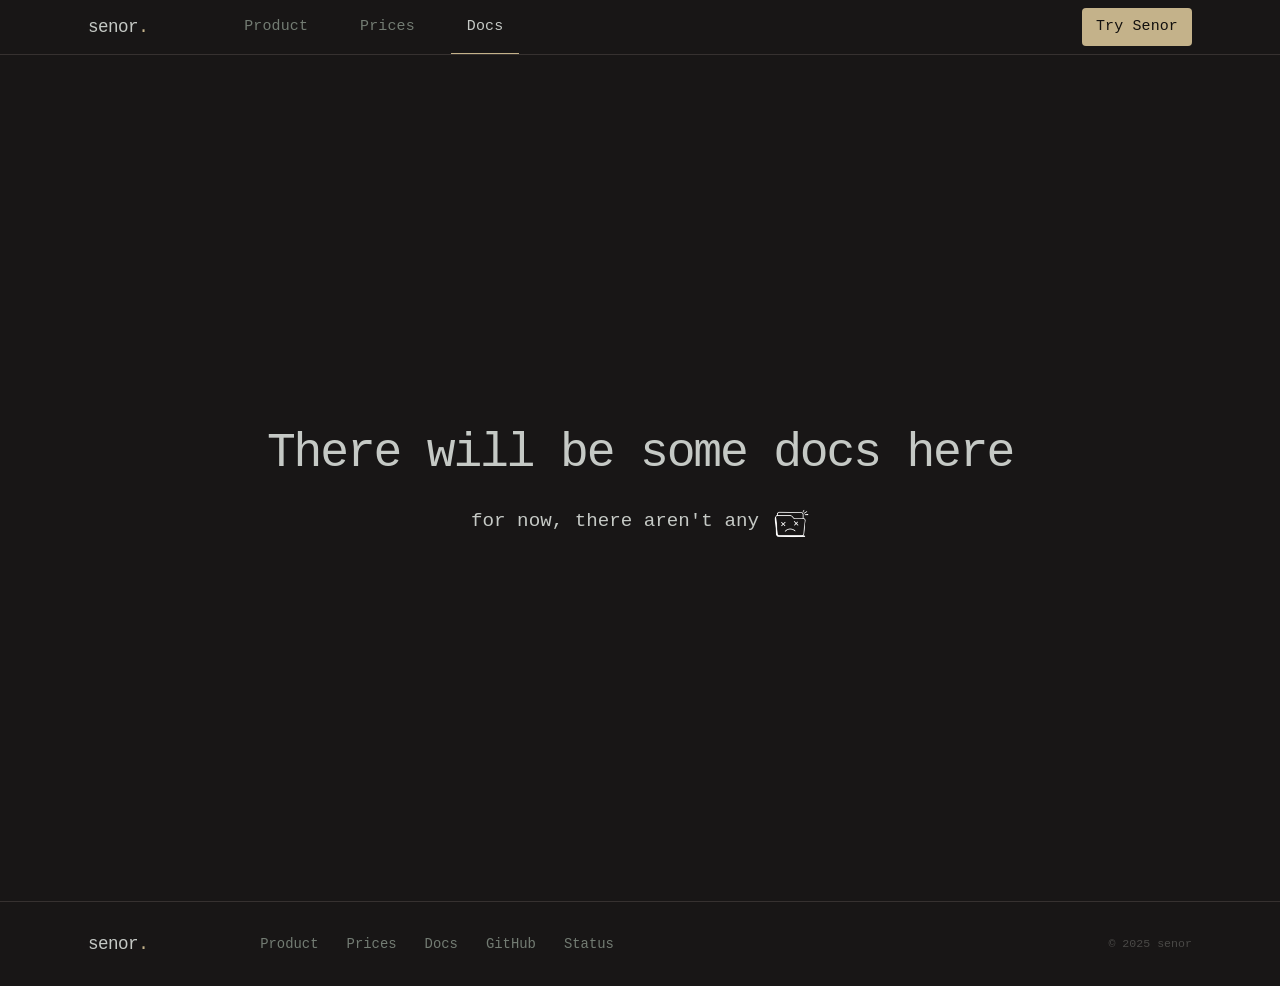
<file: docs.html>
<!DOCTYPE html>
<html lang="en">
<head>
    <meta charset="UTF-8">
    <meta name="viewport" content="width=device-width, initial-scale=1.0">
    <title>senor - Docs</title>
    <link rel="stylesheet" href="style.css">
    <link rel="apple-touch-icon" sizes="180x180" href="images/icons/apple-touch-icon.png">
    <link rel="icon" type="image/png" sizes="32x32" href="images/icons/favicon-32x32.png">
    <link rel="icon" type="image/png" sizes="16x16" href="images/icons/favicon-16x16.png">
    <link rel="manifest" href="images/icons/site.webmanifest">
</head>
<body>
    <!-- ── HEADER ─────────────────────────────────────── -->
    <header class="header">
    <div class="header-inner">
        <span class="logo">senor<span class="logo-dot">.</span></span>
        <nav>
        <a href="index.html" class="nl">Product</a>
        <a href="prices.html" class="nl">Prices</a>
        <a href="docs.html" class="nl on">Docs</a> 
        </nav>
        <button class="btn-try">Try Senor</button>
    </div>
    </header>

    <!-- ── HERO ─────────────────────────────────────── -->
     <section class="docs-hero">
        <h1>There will be some docs here</h1>
        <div class="docs-hero-description">
            <p>for now, there aren't any</p>
            <img src="images/empty-folder.png" alt="типа пустая папка">
        </div>
     </section>
    

    <!-- ── FOOTER ─────────────────────────────────────── -->
    <footer>
    <div class="footer-inner">
        <span class="logo">senor<span class="logo-dot">.</span></span>
        <div class="footer-links">
        <a href="index.html">Product</a>
        <a href="prices.html">Prices</a>
        <a href="docs.html">Docs</a>
        <a href="https://github.com/MuhammadTak">GitHub</a>
        <a href="">Status</a>
        </div>
        <p class="footer-cr">© 2025 senor</p>
    </div>
    </footer>
</body>
</html>
</file>
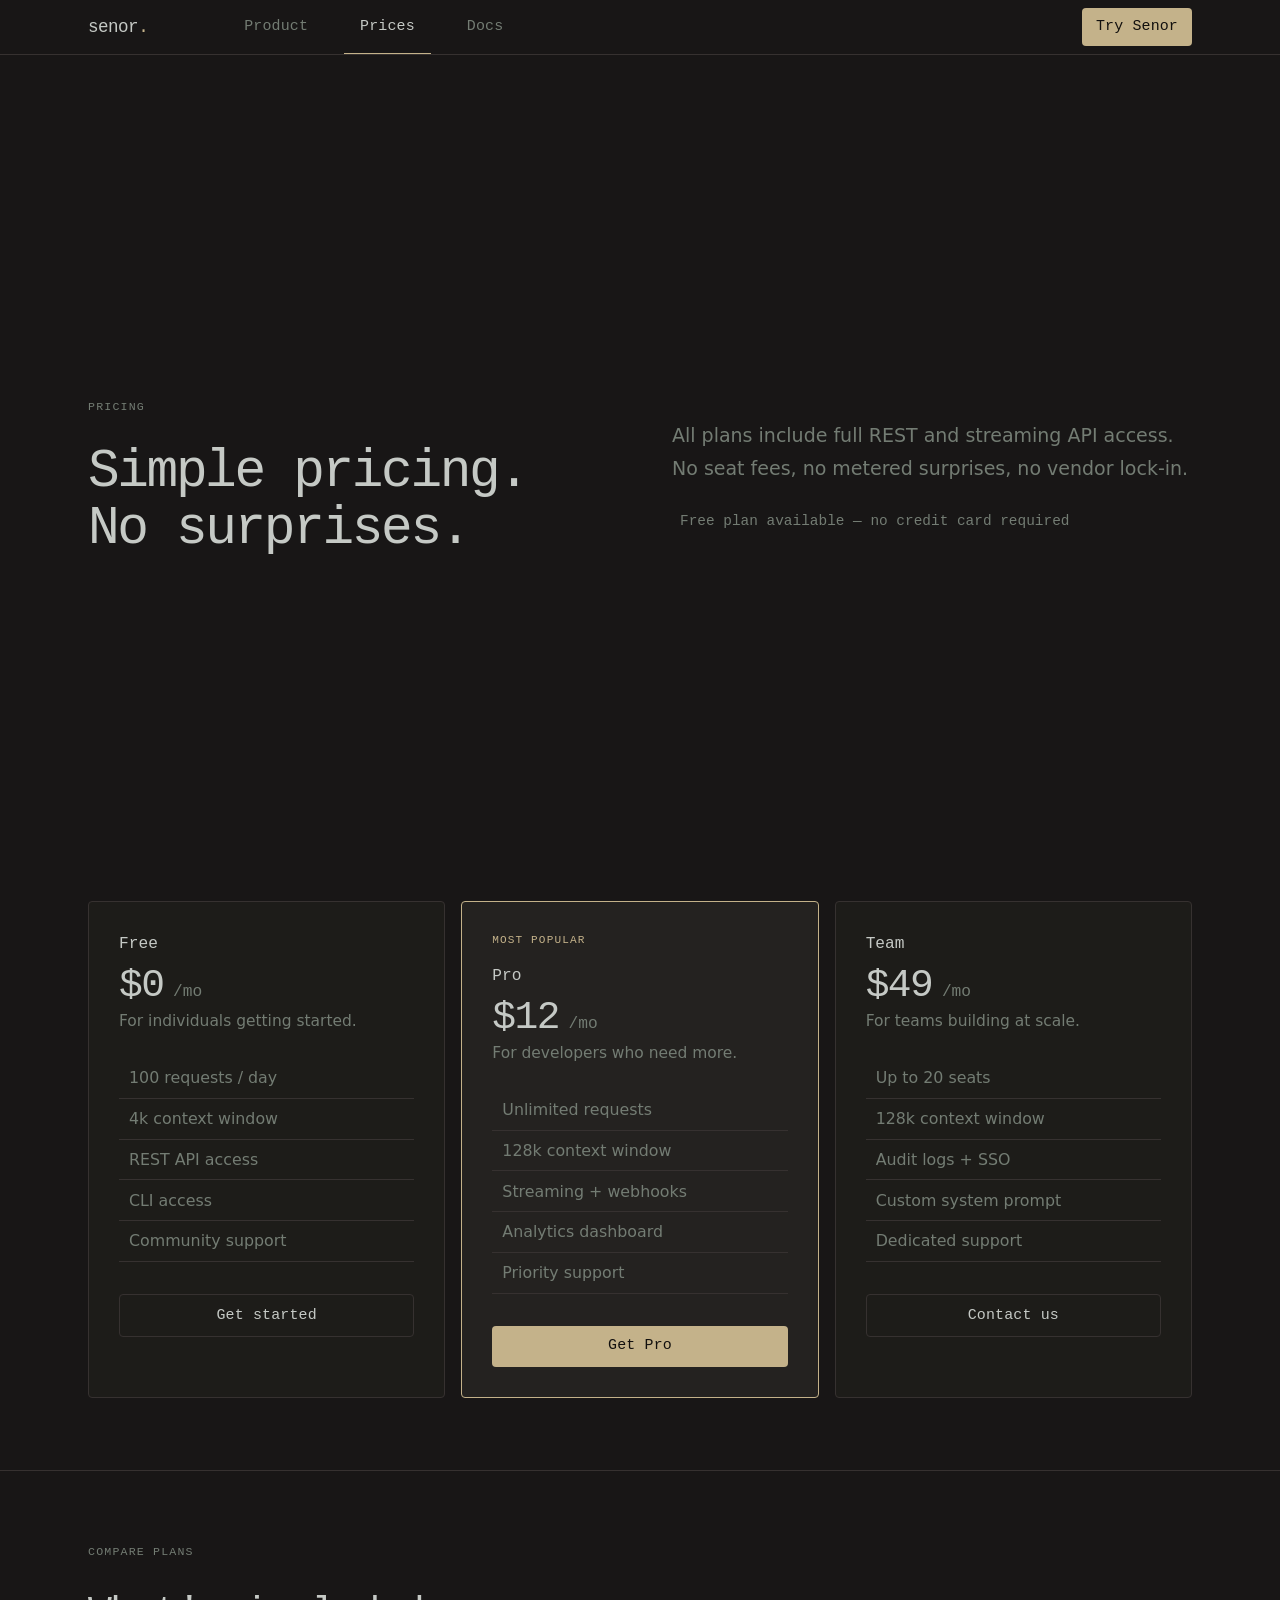
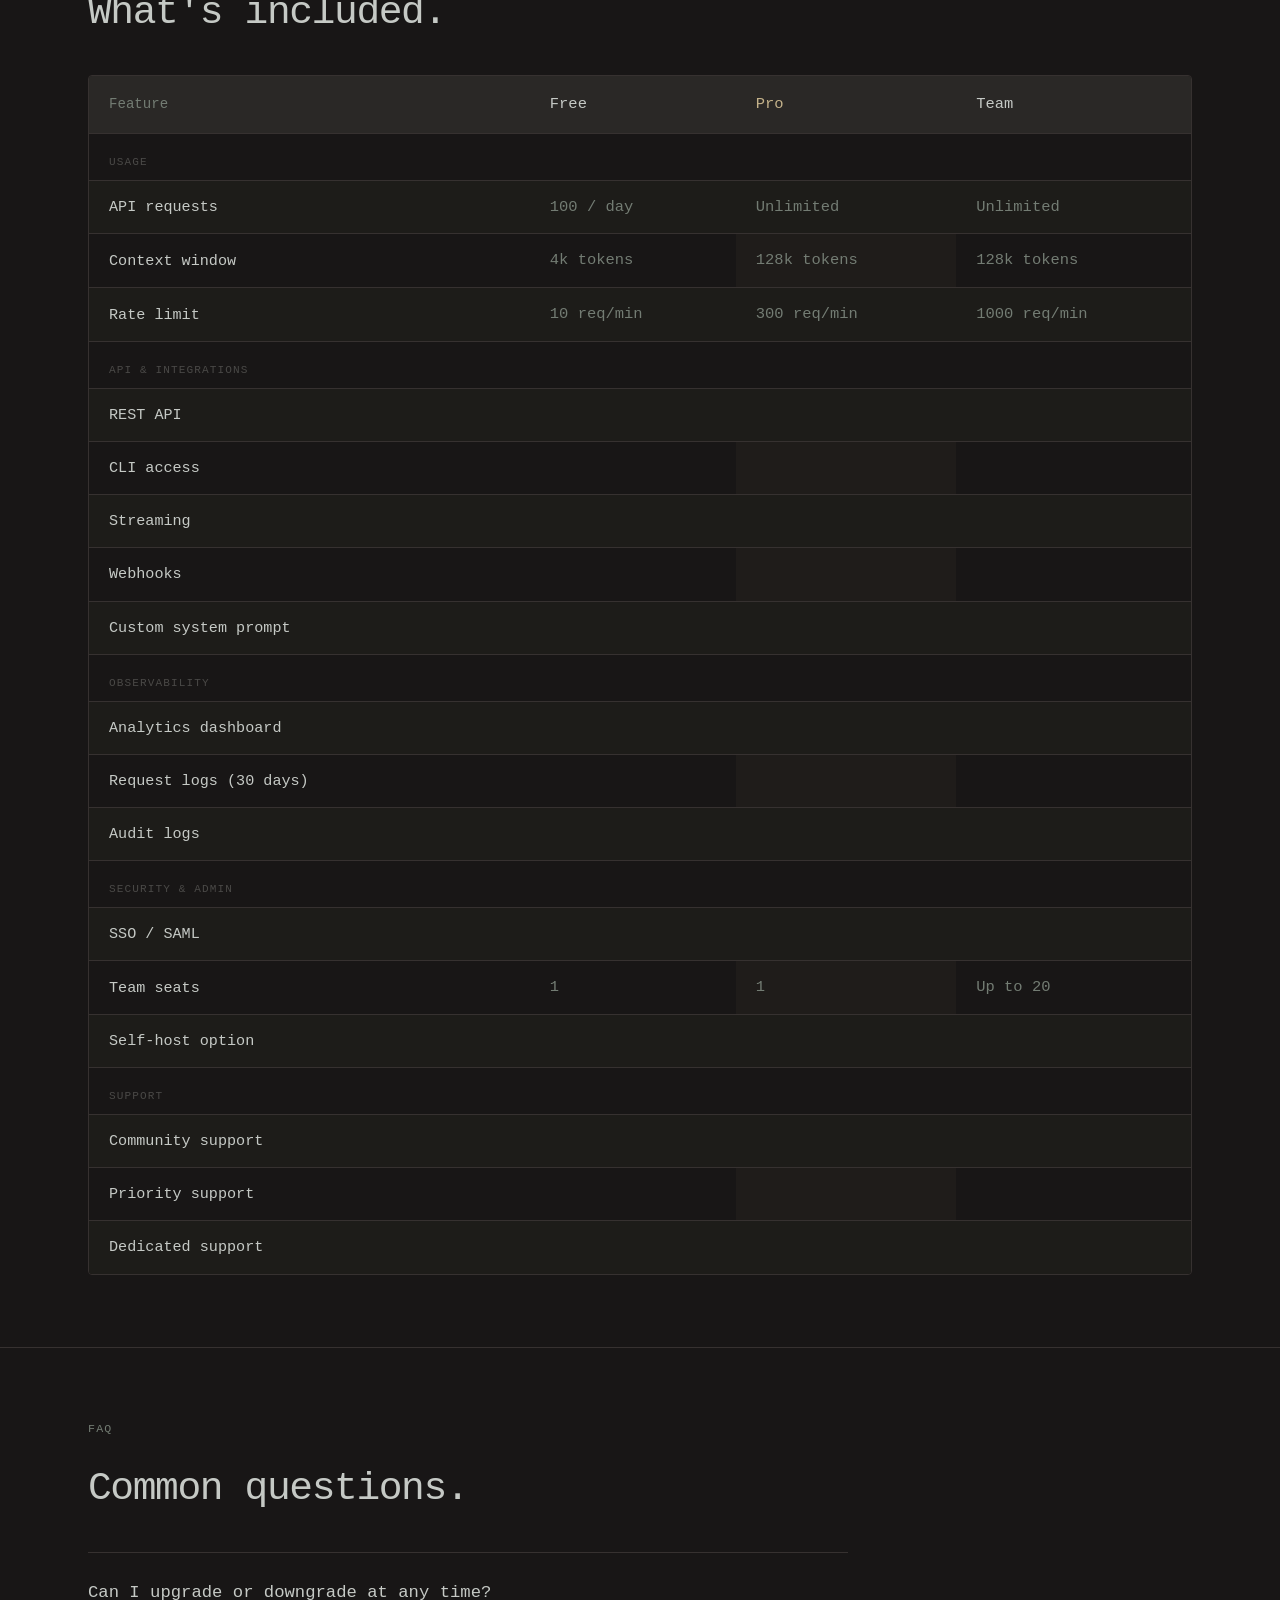
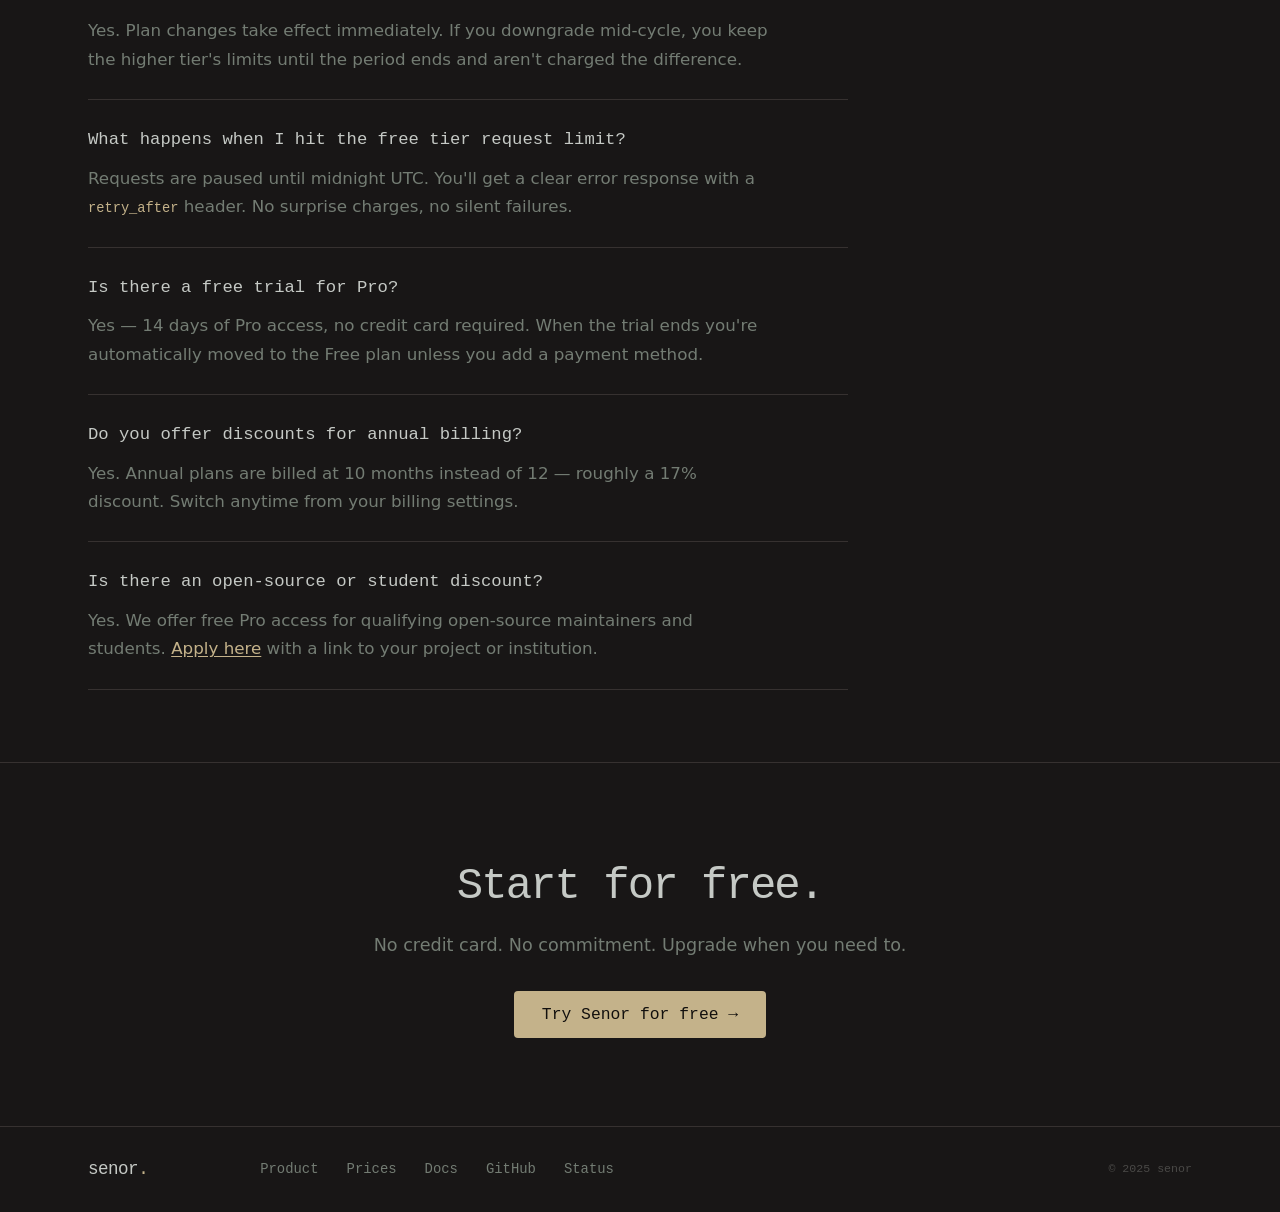
<file: prices.html>
<!DOCTYPE html>
<html lang="en">
<head>
    <meta charset="UTF-8">
    <meta name="viewport" content="width=device-width, initial-scale=1.0">
    <title>senor — Prices</title>
    <link rel="stylesheet" href="style.css">
    <link rel="apple-touch-icon" sizes="180x180" href="images/icons/apple-touch-icon.png">
    <link rel="icon" type="image/png" sizes="32x32" href="images/icons/favicon-32x32.png">
    <link rel="icon" type="image/png" sizes="16x16" href="images/icons/favicon-16x16.png">
    <link rel="manifest" href="images/icons/site.webmanifest">
</head>
<body>
    <!-- ── HEADER ─────────────────────────────────────── -->
    <header class="header">
    <div class="header-inner">
        <span class="logo">senor<span class="logo-dot">.</span></span>
        <nav>
        <a href="index.html" class="nl">Product</a>
        <a href="prices.html"  class="nl on">Prices</a>
        <a href="docs.html" class="nl">Docs</a>
        </nav>
        <button class="btn-try">Try Senor</button>
    </div>
    </header>

    <main>

    <!-- ── PAGE HERO ──────────────────────────────────── -->
    <div class="prices-hero">
    <div>
        <p class="sec-eye">pricing</p>
        <h1>Simple pricing.<br>No surprises.</h1>
    </div>
    <div class="prices-hero-right">
        <p class="prices-hero-desc">All plans include full REST and streaming API access. No seat fees, no metered surprises, no vendor lock-in.</p>
        <p class="prices-hero-note"><i class="ti ti-circle-check"></i> Free plan available — no credit card required</p>
    </div>
    </div>

    <!-- ── PRICING CARDS ──────────────────────────────── -->
    <div class="section" style="padding-top:0">
    <div class="pricing-grid">

        <div class="plan">
        <p class="plan-name">Free</p>
        <p class="plan-price">$0<span> /mo</span></p>
        <p class="plan-tagline">For individuals getting started.</p>
        <ul class="plan-list">
            <li><i class="ti ti-minus"></i>100 requests / day</li>
            <li><i class="ti ti-minus"></i>4k context window</li>
            <li><i class="ti ti-minus"></i>REST API access</li>
            <li><i class="ti ti-minus"></i>CLI access</li>
            <li><i class="ti ti-minus"></i>Community support</li>
        </ul>
        <button class="btn-plan btn-line">Get started</button>
        </div>

        <div class="plan plan-featured">
        <p class="plan-badge">Most popular</p>
        <p class="plan-name">Pro</p>
        <p class="plan-price">$12<span> /mo</span></p>
        <p class="plan-tagline">For developers who need more.</p>
        <ul class="plan-list">
            <li><i class="ti ti-minus"></i>Unlimited requests</li>
            <li><i class="ti ti-minus"></i>128k context window</li>
            <li><i class="ti ti-minus"></i>Streaming + webhooks</li>
            <li><i class="ti ti-minus"></i>Analytics dashboard</li>
            <li><i class="ti ti-minus"></i>Priority support</li>
        </ul>
        <button class="btn-plan btn-fill">Get Pro</button>
        </div>

        <div class="plan">
        <p class="plan-name">Team</p>
        <p class="plan-price">$49<span> /mo</span></p>
        <p class="plan-tagline">For teams building at scale.</p>
        <ul class="plan-list">
            <li><i class="ti ti-minus"></i>Up to 20 seats</li>
            <li><i class="ti ti-minus"></i>128k context window</li>
            <li><i class="ti ti-minus"></i>Audit logs + SSO</li>
            <li><i class="ti ti-minus"></i>Custom system prompt</li>
            <li><i class="ti ti-minus"></i>Dedicated support</li>
        </ul>
        <button class="btn-plan btn-line">Contact us</button>
        </div>

    </div>
    </div>

    <!-- ── COMPARISON TABLE ────────────────────────────── -->
    <hr class="divider">
    <div class="section">
    <p class="sec-eye">compare plans</p>
    <h2 class="sec-title">What's included.</h2>
    <div class="comp-wrap">
        <table class="comp-table">
        <thead>
            <tr>
            <th style="width:40%">Feature</th>
            <th>Free</th>
            <th class="col-feat">Pro</th>
            <th>Team</th>
            </tr>
        </thead>
        <tbody>
            <tr class="cat-row"><td colspan="4">Usage</td></tr>
            <tr>
            <td>API requests</td>
            <td>100 / day</td>
            <td class="col-feat tval">Unlimited</td>
            <td class="tval">Unlimited</td>
            </tr>
            <tr>
            <td>Context window</td>
            <td>4k tokens</td>
            <td class="col-feat tval">128k tokens</td>
            <td class="tval">128k tokens</td>
            </tr>
            <tr>
            <td>Rate limit</td>
            <td>10 req/min</td>
            <td class="col-feat tval">300 req/min</td>
            <td class="tval">1000 req/min</td>
            </tr>

            <tr class="cat-row"><td colspan="4">API & integrations</td></tr>
            <tr>
            <td>REST API</td>
            <td><i class="ti ti-check check"></i></td>
            <td class="col-feat"><i class="ti ti-check check"></i></td>
            <td><i class="ti ti-check check"></i></td>
            </tr>
            <tr>
            <td>CLI access</td>
            <td><i class="ti ti-check check"></i></td>
            <td class="col-feat"><i class="ti ti-check check"></i></td>
            <td><i class="ti ti-check check"></i></td>
            </tr>
            <tr>
            <td>Streaming</td>
            <td><i class="ti ti-minus cross"></i></td>
            <td class="col-feat"><i class="ti ti-check check"></i></td>
            <td><i class="ti ti-check check"></i></td>
            </tr>
            <tr>
            <td>Webhooks</td>
            <td><i class="ti ti-minus cross"></i></td>
            <td class="col-feat"><i class="ti ti-check check"></i></td>
            <td><i class="ti ti-check check"></i></td>
            </tr>
            <tr>
            <td>Custom system prompt</td>
            <td><i class="ti ti-minus cross"></i></td>
            <td class="col-feat"><i class="ti ti-check check"></i></td>
            <td><i class="ti ti-check check"></i></td>
            </tr>

            <tr class="cat-row"><td colspan="4">Observability</td></tr>
            <tr>
            <td>Analytics dashboard</td>
            <td><i class="ti ti-minus cross"></i></td>
            <td class="col-feat"><i class="ti ti-check check"></i></td>
            <td><i class="ti ti-check check"></i></td>
            </tr>
            <tr>
            <td>Request logs (30 days)</td>
            <td><i class="ti ti-minus cross"></i></td>
            <td class="col-feat"><i class="ti ti-check check"></i></td>
            <td><i class="ti ti-check check"></i></td>
            </tr>
            <tr>
            <td>Audit logs</td>
            <td><i class="ti ti-minus cross"></i></td>
            <td class="col-feat"><i class="ti ti-minus cross"></i></td>
            <td><i class="ti ti-check check"></i></td>
            </tr>

            <tr class="cat-row"><td colspan="4">Security & admin</td></tr>
            <tr>
            <td>SSO / SAML</td>
            <td><i class="ti ti-minus cross"></i></td>
            <td class="col-feat"><i class="ti ti-minus cross"></i></td>
            <td><i class="ti ti-check check"></i></td>
            </tr>
            <tr>
            <td>Team seats</td>
            <td>1</td>
            <td class="col-feat">1</td>
            <td class="tval">Up to 20</td>
            </tr>
            <tr>
            <td>Self-host option</td>
            <td><i class="ti ti-minus cross"></i></td>
            <td class="col-feat"><i class="ti ti-minus cross"></i></td>
            <td><i class="ti ti-check check"></i></td>
            </tr>

            <tr class="cat-row"><td colspan="4">Support</td></tr>
            <tr>
            <td>Community support</td>
            <td><i class="ti ti-check check"></i></td>
            <td class="col-feat"><i class="ti ti-check check"></i></td>
            <td><i class="ti ti-check check"></i></td>
            </tr>
            <tr>
            <td>Priority support</td>
            <td><i class="ti ti-minus cross"></i></td>
            <td class="col-feat"><i class="ti ti-check check"></i></td>
            <td><i class="ti ti-check check"></i></td>
            </tr>
            <tr>
            <td>Dedicated support</td>
            <td><i class="ti ti-minus cross"></i></td>
            <td class="col-feat"><i class="ti ti-minus cross"></i></td>
            <td><i class="ti ti-check check"></i></td>
            </tr>
        </tbody>
        </table>
    </div>
    </div>

    <!-- ── FAQ ────────────────────────────────────────── -->
    <hr class="divider">
    <div class="section">
    <p class="sec-eye">faq</p>
    <h2 class="sec-title">Common questions.</h2>
    <div class="faq-list">
        <div class="faq-item">
        <p class="faq-q">Can I upgrade or downgrade at any time?</p>
        <p class="faq-a">Yes. Plan changes take effect immediately. If you downgrade mid-cycle, you keep the higher tier's limits until the period ends and aren't charged the difference.</p>
        </div>
        <div class="faq-item">
        <p class="faq-q">What happens when I hit the free tier request limit?</p>
        <p class="faq-a">Requests are paused until midnight UTC. You'll get a clear error response with a <code style="font-family:var(--mono);font-size:0.82em;color:var(--accent)">retry_after</code> header. No surprise charges, no silent failures.</p>
        </div>
        <div class="faq-item">
        <p class="faq-q">Is there a free trial for Pro?</p>
        <p class="faq-a">Yes — 14 days of Pro access, no credit card required. When the trial ends you're automatically moved to the Free plan unless you add a payment method.</p>
        </div>
        <div class="faq-item">
        <p class="faq-q">Do you offer discounts for annual billing?</p>
        <p class="faq-a">Yes. Annual plans are billed at 10 months instead of 12 — roughly a 17% discount. Switch anytime from your billing settings.</p>
        </div>
        <div class="faq-item">
        <p class="faq-q">Is there an open-source or student discount?</p>
        <p class="faq-a">Yes. We offer free Pro access for qualifying open-source maintainers and students. <a href="#">Apply here</a> with a link to your project or institution.</p>
        </div>
    </div>
    </div>

    <!-- ── BOTTOM CTA ─────────────────────────────────── -->
    <hr class="divider">
    <div class="cta-wrap">
    <h2 class="cta-title">Start for free.</h2>
    <p class="cta-sub">No credit card. No commitment. Upgrade when you need to.</p>
    <button class="btn-cta-lg">Try Senor for free →</button>
    </div>

    </main>

    <!-- ── FOOTER ─────────────────────────────────────── -->
    <footer>
    <div class="footer-inner">
        <span class="logo">senor<span class="logo-dot">.</span></span>
        <div class="footer-links">
        <a href="index.html">Product</a>
        <a href="prices.html">Prices</a>
        <a href="docs.html">Docs</a>
        <a href="https://github.com/MuhammadTak">GitHub</a>
        <a href="">Status</a>
        </div>
        <p class="footer-cr">© 2025 senor</p>
    </div>
    </footer>
</body>
</html>
</file>
<file: style.css>
*, *::before, *::after { box-sizing: border-box; margin: 0; padding: 0; }

:root {
  --bg:      #181616;
  --bg2:     #1d1c19;
  --card:    #242220;
  --card2:   #2a2826;
  --border:  #363130;
  --border2: #4a4947;
  --text:    #c5c9c5;
  --muted:   #737c73;
  --dim:     #4a4947;
  --accent:  #c4b28a;
  --blue:    #7fb4ca;
  --green:   #87a987;
  --orange:  #b6927b;
  --red:     #c4746e;
  --violet:  #8992a7;
  --radius:  4px;
  --mono:    'GeistMono-Regular', monospace;
  --sans:    'FiraSans-Regular', system-ui, sans-serif;
  --max:     1200px;
  --px:      3rem;
}

html, body { background: var(--bg); }
body {
  color: var(--text);
  font-family: var(--sans);
  font-weight: 300;
  line-height: 1.6;
  -webkit-font-smoothing: antialiased;
}
a { color: inherit; text-decoration: none; }
ul { list-style: none; }
button { cursor: pointer; font: inherit; }

/* ── HEADER ────────────────────────────────────────── */
.header {
  position: sticky; top: 0; z-index: 100;
  background: var(--bg);
  border-bottom: 1px solid var(--border);
}
.header-inner {
  max-width: var(--max); margin: 0 auto;
  padding: 0 var(--px);
  display: flex; align-items: center;
}
.logo {
  font-family: var(--mono); font-size: 1.1rem;
  font-weight: 500; letter-spacing: -0.03em;
  color: var(--text); margin-right: 5rem; flex-shrink: 0;
}
.logo-dot { color: var(--accent); }
nav { display: flex; align-items: stretch; flex: 1; }
.nl {
  font-family: var(--mono); font-size: 0.935rem;
  color: var(--muted);
  padding: 0 1rem;
  margin-right: 20px;
  height: 54px;
  display: flex; align-items: center;
  border-bottom: 1.5px solid transparent;
  transition: color 0.12s, border-color 0.12s;
  letter-spacing: 0.01em;
}
.nl:hover { color: var(--text); }
.nl.on { color: var(--text); border-bottom-color: var(--accent); }
.btn-try {
  font-family: var(--mono); font-size: 0.935rem; font-weight: 500;
  background: var(--accent); color: #12100e; border: none;
  padding: 0.45rem 0.875rem; border-radius: var(--radius);
  flex-shrink: 0; transition: opacity 0.12s; letter-spacing: 0.01em;
}
.btn-try:hover { opacity: 0.86; }

/* ── HERO ───────────────────────────────────────────── */
.hero {
  max-width: var(--max); margin: 0 auto;
  min-height: calc(100vh - 54px);
  padding: 3rem var(--px);
  display: grid; grid-template-columns: 1fr 1fr;
  gap: 4rem; align-items: center;
}
.eyebrow {
  font-family: var(--mono); font-size: 0.748rem;
  letter-spacing: 0.1em; text-transform: uppercase;
  color: var(--green); margin-bottom: 1.25rem;
}

.hero h1 {
  font-family: var(--mono); font-size: 3.85rem;
  font-weight: 500; line-height: 1.06;
  letter-spacing: -0.045em; color: var(--text);
  margin-bottom: 1.5rem;
}

.hero-desc {
  font-size: 1.188rem; font-weight: 300;
  color: var(--muted); line-height: 1.75;
  max-width: 40ch; margin-bottom: 2.25rem;
}
.hero-actions { display: flex; align-items: center; gap: 1.5rem; }
.btn-primary {
  font-family: var(--mono); font-size: 0.968rem; font-weight: 500;
  background: var(--accent); color: #12100e; border: none;
  padding: 0.55rem 1.25rem; border-radius: var(--radius);
  transition: opacity 0.12s;
}
.btn-primary:hover { opacity: 0.86; }
.btn-ghost {
  font-family: var(--mono); font-size: 0.968rem;
  color: var(--muted); background: none; border: none; padding: 0;
  transition: color 0.12s;
}
.btn-ghost:hover { color: var(--text); }

/* ── TERMINAL ───────────────────────────────────────── */
.terminal {
  background: var(--card); border: 1px solid var(--border);
  border-radius: var(--radius); overflow: hidden; font-family: var(--mono);
}
.term-bar {
  background: var(--card2); border-bottom: 1px solid var(--border);
  padding: 0.6rem 0.875rem; display: flex; align-items: center; gap: 0.4rem;
}
.term-dot { width: 9px; height: 9px; border-radius: 50%; background: var(--dim); }
.term-label { margin-left: auto; font-size: 0.726rem; color: var(--muted); letter-spacing: 0.05em; }
.term-body { padding: 1.25rem 1.375rem 1.5rem; }
.tl { font-size: 0.968rem; line-height: 1.75; display: block; white-space: pre; }
.tl.gap { height: 0.6rem; }
.tl.ind { padding-left: 1.3rem; }
.tc-p { color: var(--green); }
.tc-c { color: var(--blue); }
.tc-s { color: var(--accent); }
.tc-d { color: var(--muted); }
.tc-o { color: var(--text); }
.tc-cur {
  display: inline-block; width: 7px; height: 0.85em;
  background: var(--accent); vertical-align: -1px;
  animation: blink 1.1s step-end infinite;
}
@keyframes blink { 0%, 100% { opacity: 1; } 50% { opacity: 0; } }

/* ── STATS BAR ──────────────────────────────────────── */
.stats-bar { background: var(--bg2); border-top: 1px solid var(--border); border-bottom: 1px solid var(--border); }
.stats-inner {
  max-width: var(--max); margin: 0 auto;
  padding: 1.25rem var(--px); display: flex; align-items: center;
}
.stat { display: flex; flex-direction: column; gap: 0.1rem; flex: 1; padding: 0 2rem; border-left: 1px solid var(--border); }
.stat:first-child { border-left: none; padding-left: 0; }
.stat-val { font-family: var(--mono); font-size: 1.166rem; font-weight: 500; color: var(--text); letter-spacing: -0.02em; }
.stat-lbl { font-size: 0.902rem; color: var(--muted); }

/* ── SHARED SECTION ─────────────────────────────────── */
.divider { border: none; border-top: 1px solid var(--border); }
.section { max-width: var(--max); margin: 0 auto; padding: 4.5rem var(--px); }
.sec-eye {
  font-family: var(--mono); font-size: 0.726rem;
  letter-spacing: 0.1em; text-transform: uppercase;
  color: var(--muted); margin-bottom: 1.75rem;
}
.sec-title {
  font-family: var(--mono); font-size: 2.475rem; font-weight: 500;
  line-height: 1.15; letter-spacing: -0.035em; color: var(--text);
  margin-bottom: 2.5rem;
}

/* ── FEATURES ───────────────────────────────────────── */
.feats-grid {
  display: grid; grid-template-columns: repeat(4, 1fr);
  border: 1px solid var(--border); border-radius: var(--radius); overflow: hidden;
}
.feat { padding: 1.75rem 1.375rem; border-right: 1px solid var(--border); }
.feat:last-child { border-right: none; }
.feat-icon { font-size: 1.21rem; color: var(--blue); display: block; margin-bottom: 1.125rem; }
.feat-name { font-family: var(--mono); font-size: 0.99rem; font-weight: 500; color: var(--text); margin-bottom: 0.5rem; }
.feat-desc { font-size: 1.001rem; font-weight: 300; color: var(--muted); line-height: 1.65; }

/* ── HOW IT WORKS ───────────────────────────────────── */
.steps-grid {
  display: grid; grid-template-columns: repeat(3, 1fr);
  border: 1px solid var(--border); border-radius: var(--radius); overflow: hidden;
}
.step { padding: 2.25rem 2rem; border-right: 1px solid var(--border); }
.step:last-child { border-right: none; }
.step-num {
  font-family: var(--mono); font-size: 0.726rem; letter-spacing: 0.1em;
  color: var(--accent); margin-bottom: 2rem; display: block;
}
.step-name { font-family: var(--mono); font-size: 1.21rem; font-weight: 500; color: var(--text); margin-bottom: 0.75rem; }
.step-desc { font-size: 1.034rem; font-weight: 300; color: var(--muted); line-height: 1.65; }
.step-detail {
  margin-top: 1.5rem; padding: 0.875rem; background: var(--bg2);
  border: 1px solid var(--border); border-radius: var(--radius);
  font-family: var(--mono); font-size: 0.88rem; color: var(--muted); line-height: 1.55;
}
.step-detail span { color: var(--text); }

/* ── CODE SECTION ───────────────────────────────────── */
.code-wrap { display: grid; grid-template-columns: 1fr 1fr; gap: 4rem; align-items: start; }
.code-left-desc {
  font-size: 1.122rem; font-weight: 300; color: var(--muted);
  line-height: 1.75; max-width: 38ch; margin-bottom: 1.5rem;
}
.link-docs {
  font-family: var(--mono); font-size: 0.957rem; color: var(--muted);
  transition: color 0.12s;
}
.link-docs:hover { color: var(--text); }
.code-block {
  background: var(--card); border: 1px solid var(--border);
  border-radius: var(--radius); overflow: hidden; font-family: var(--mono);
}
.code-tabs {
  background: var(--card2); border-bottom: 1px solid var(--border);
  display: flex;
}
.code-tab {
  font-family: var(--mono); font-size: 0.869rem; color: var(--muted);
  padding: 0.6rem 0.875rem; border-right: 1px solid var(--border);
  border-bottom: 1.5px solid transparent;
}
.code-tab.on { color: var(--text); border-bottom-color: var(--accent); }
.code-body { padding: 1.375rem; }
.cl { display: block; font-size: 0.957rem; line-height: 1.8; }
.cl.gap { height: 0.5rem; }
.ck { color: var(--violet); }         /* keyword */
.cstr { color: var(--accent); }       /* string */
.cfn { color: var(--blue); }          /* function */
.cprop { color: var(--text); }        /* property / variable */
.cnum { color: var(--orange); }       /* number */
.ccom { color: var(--dim); }          /* comment */
.cpunc { color: var(--muted); }       /* punctuation */

/* ── USE CASES ──────────────────────────────────────── */
.cases-grid {
  display: grid; grid-template-columns: repeat(2, 1fr);
  gap: 1px; background: var(--border);
  border: 1px solid var(--border); border-radius: var(--radius); overflow: hidden;
}
.case { background: var(--bg); padding: 2rem 1.875rem; }
.case-icon { font-size: 1.21rem; color: var(--blue); display: block; margin-bottom: 1rem; }
.case-name { font-family: var(--mono); font-size: 1.067rem; font-weight: 500; color: var(--text); margin-bottom: 0.5rem; }
.case-desc { font-size: 1.012rem; font-weight: 300; color: var(--muted); line-height: 1.65; margin-bottom: 1.25rem; }
.case-tag {
  font-family: var(--mono); font-size: 0.693rem; letter-spacing: 0.08em;
  text-transform: uppercase; color: var(--dim);
  padding: 0.25rem 0.5rem; border: 1px solid var(--border);
  border-radius: var(--radius); display: inline-block;
}

/* ── PERSONALIZATION ────────────────────────────────── */
.personal-wrap {
  display: grid; grid-template-columns: 1fr 1fr;
  gap: 4rem; align-items: start;
}
.personal-desc {
  font-size: 1.122rem; font-weight: 300; color: var(--muted);
  line-height: 1.8; max-width: 46ch; margin-bottom: 1rem;
}
.personal-note {
  margin-top: 1.75rem; padding: 1rem 1.125rem;
  border-left: 2px solid var(--border);
  font-size: 0.99rem; font-weight: 300; color: var(--muted); line-height: 1.65;
}
.personal-note strong { color: var(--text); font-weight: 500; }

.personal-note p { margin-top: 10px; }


.model-diagram { display: flex; flex-direction: column; }
.model-box {
  padding: 1.5rem 1.625rem;
  border: 1px solid var(--border);
  border-radius: var(--radius);
}
.model-base { background: var(--bg2); }
.model-yours { background: var(--card); border-color: var(--accent); }
.model-box-head {
  display: flex; align-items: baseline;
  justify-content: space-between; margin-bottom: 0.875rem;
}
.model-name {
  font-family: var(--mono); font-size: 1.012rem;
  font-weight: 500; color: var(--text);
}
.model-tag {
  font-family: var(--mono); font-size: 0.682rem;
  letter-spacing: 0.08em; text-transform: uppercase; color: var(--muted);
}
.model-yours .model-tag { color: var(--accent); }
.model-desc {
  font-size: 0.99rem; font-weight: 300;
  color: var(--muted); line-height: 1.65;
}
.model-connector {
  padding: 0 0 0 1.375rem;
  margin: 0; border-left: 1px dashed var(--border2);
  margin-left: 1.375rem;
}
.model-connector-inner {
  font-family: var(--mono); font-size: 0.748rem;
  color: var(--dim); padding: 0.6rem 0 0.6rem 0.875rem;
  border-left: 1px dashed var(--border2);
  display: flex; align-items: center; gap: 0.5rem;
}
.model-connector-inner i { font-size: 0.825rem; }

/* ── BOTTOM CTA ─────────────────────────────────────── */
.cta-wrap { text-align: center; padding: 5.5rem var(--px); max-width: var(--max); margin: 0 auto; }
.cta-title { font-family: var(--mono); font-size: 2.75rem; font-weight: 500; letter-spacing: -0.045em; color: var(--text); margin-bottom: 0.625rem; }
.cta-sub { font-size: 1.1rem; font-weight: 300; color: var(--muted); margin-bottom: 2rem; }
.btn-cta-lg {
  font-family: var(--mono); font-size: 1.023rem; font-weight: 500;
  background: var(--accent); color: #12100e; border: none;
  padding: 0.65rem 1.75rem; border-radius: var(--radius); transition: opacity 0.12s;
}
.btn-cta-lg:hover { opacity: 0.86; }

/* ── FOOTER ─────────────────────────────────────────── */
footer { border-top: 1px solid var(--border); }
.footer-inner {
  max-width: var(--max); margin: 0 auto; padding: 1.75rem var(--px);
  display: flex; align-items: center;
}
.footer-links { display: flex; gap: 1.75rem; flex: 1; margin-left: 2rem; }
.footer-links a { font-family: var(--mono); font-size: 0.869rem; color: var(--muted); transition: color 0.12s; }
.footer-links a:hover { color: var(--text); }
.footer-cr { font-family: var(--mono); font-size: 0.726rem; color: var(--dim); }

/*  */
/* PRICES PAGE ---------------------- */
/*  */


/* ── PRICES HERO ──────────────────────────────────────── */
.prices-hero {
  max-width: var(--max); margin: 0 auto;
  min-height: calc(100vh - 54px); padding: 3rem var(--px);
  display: grid; grid-template-columns: 1fr 1fr; gap: 4rem; align-items: center;
}
.prices-hero h1 {
  font-family: var(--mono); font-size: 3.3rem; font-weight: 500;
  line-height: 1.08; letter-spacing: -0.045em; color: var(--text);
}
.prices-hero-right { padding-bottom: 0.25rem; }
.prices-hero-desc {
  font-size: 1.188rem; font-weight: 300;
  color: var(--muted); line-height: 1.75; max-width: 44ch;
  margin-bottom: 1.5rem;
}
.prices-hero-note {
  font-family: var(--mono); font-size: 0.902rem;
  color: var(--muted); display: flex; align-items: center; gap: 0.5rem;
}
.prices-hero-note i { color: var(--green); }

/* ── PRICING GRID ───────────────────────────────────── */
.pricing-grid { display: grid; grid-template-columns: repeat(3, 1fr); gap: 1rem; }
.plan {
  background: var(--bg2); border: 1px solid var(--border);
  border-radius: var(--radius); padding: 1.875rem;
}
.plan-featured { background: var(--card); border-color: var(--accent); }
.plan-badge {
  font-family: var(--mono); font-size: 0.693rem;
  letter-spacing: 0.1em; text-transform: uppercase;
  color: var(--accent); margin-bottom: 0.875rem;
}
.plan-name { font-family: var(--mono); font-size: 1.012rem; font-weight: 500; color: var(--text); margin-bottom: 0.5rem; }
.plan-price {
  font-family: var(--mono); font-size: 2.475rem; font-weight: 500;
  letter-spacing: -0.04em; color: var(--text);
  margin-bottom: 0.25rem; line-height: 1;
}
.plan-price span { font-size: 1.012rem; font-weight: 300; letter-spacing: 0; color: var(--muted); }
.plan-tagline { font-size: 0.968rem; color: var(--muted); margin-bottom: 1.5rem; margin-top: 0.125rem; }
.plan-list { margin-bottom: 2rem; }
.plan-list li {
  font-size: 0.99rem; font-weight: 300; color: var(--muted);
  padding: 0.45rem 0; border-bottom: 1px solid var(--border);
  display: flex; align-items: center; gap: 0.625rem;
}
.plan-list li i { font-size: 0.935rem; color: var(--dim); }
.btn-plan {
  font-family: var(--mono); font-size: 0.935rem; width: 100%;
  padding: 0.55rem; border-radius: var(--radius); letter-spacing: 0.01em;
  transition: opacity 0.12s, border-color 0.12s;
}
.btn-fill { background: var(--accent); color: #12100e; border: none; font-weight: 500; }
.btn-fill:hover { opacity: 0.86; }
.btn-line { background: transparent; color: var(--text); border: 1px solid var(--border); }
.btn-line:hover { border-color: var(--border2); }

/* ── COMPARISON TABLE ───────────────────────────────── */
.comp-wrap { overflow: hidden; border: 1px solid var(--border); border-radius: var(--radius); }
.comp-table { width: 100%; border-collapse: collapse; font-family: var(--mono); }
.comp-table th {
  font-size: 0.968rem; font-weight: 500; color: var(--text);
  padding: 1rem 1.25rem; text-align: left;
  background: var(--card2); border-bottom: 1px solid var(--border);
}
.comp-table th:first-child { color: var(--muted); font-weight: 400; font-size: 0.88rem; }
.comp-table th.col-feat { color: var(--accent); }
.comp-table td {
  font-size: 0.968rem; color: var(--muted); font-weight: 300;
  padding: 0.875rem 1.25rem;
  border-bottom: 1px solid var(--border);
}
.comp-table tr:last-child td { border-bottom: none; }
.comp-table tr:nth-child(even) td { background: var(--bg2); }
.comp-table td:first-child { color: var(--text); font-size: 0.946rem; }
.comp-table td.col-feat { background: rgba(196, 178, 138, 0.04); }
.check { color: var(--green); font-size: 0.935rem; }
.cross { color: var(--dim); font-size: 0.935rem; }
.tval { color: var(--text); }

/* ── CATEGORY ROW ───────────────────────────────────── */
.cat-row td {
  background: var(--bg) !important;
  color: var(--dim) !important;
  font-size: 0.693rem !important;
  letter-spacing: 0.1em;
  text-transform: uppercase;
  padding-top: 1.25rem !important;
  padding-bottom: 0.5rem !important;
}

/* ── FAQ ────────────────────────────────────────────── */
.faq-list { max-width: 760px; }
.faq-item { border-bottom: 1px solid var(--border); padding: 1.625rem 0; }
.faq-item:first-child { border-top: 1px solid var(--border); }
.faq-q { font-family: var(--mono); font-size: 1.078rem; font-weight: 500; color: var(--text); margin-bottom: 0.625rem; }
.faq-a { font-size: 1.045rem; font-weight: 300; color: var(--muted); line-height: 1.7; max-width: 64ch; }
.faq-a a { color: var(--accent); text-decoration: underline; text-underline-offset: 2px; }


/*  */
/* DOCS PAGE ---------------------- */
/*  */

.docs-hero {
  max-width: var(--max); margin: 0 auto;
  min-height: calc(100vh - 54px);
  padding: 3rem var(--px);
  display: flex; justify-content: center; align-items: center;
  flex-direction: column;
  gap: 15px;
}

.docs-hero h1 {
  font-family: var(--mono);
  font-size: 3rem;
  font-weight: 300;
  letter-spacing: -0.045em;
}

.docs-hero p {
  font-family: var(--mono);
  font-size: 1.2rem;
}

.docs-hero-description {
  display: flex;
  gap: 15px;
}

.docs-hero-description img {
  width: 35px;
  filter: invert(1);
}
</file>
